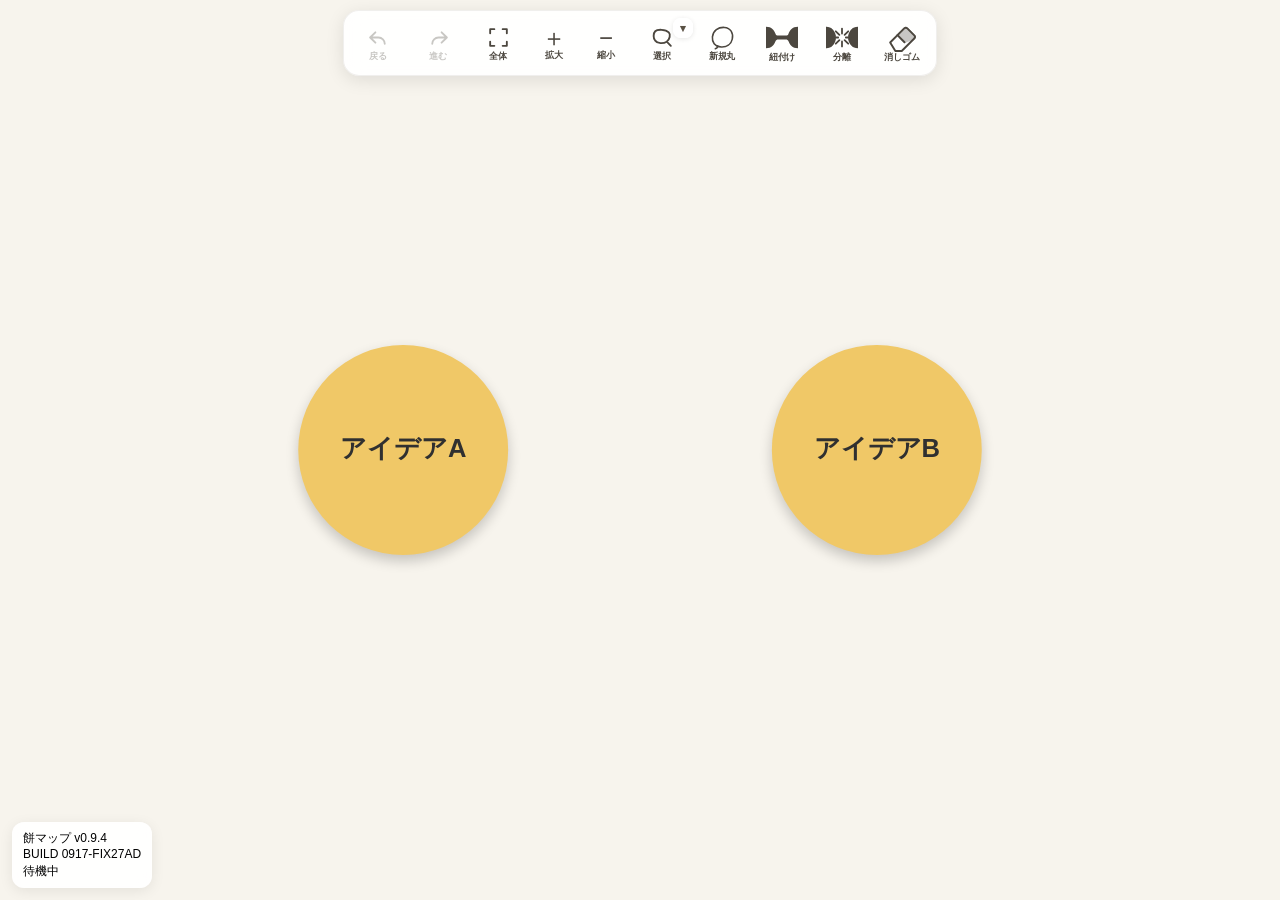
<file: index.html>
<!doctype html><html lang="ja"><head><meta charset="utf-8"><meta name="viewport" content="width=device-width,initial-scale=1,maximum-scale=1,user-scalable=no,viewport-fit=cover"><meta name="apple-mobile-web-app-capable" content="yes"><meta http-equiv="Cache-Control" content="no-cache, no-store, must-revalidate"><title>餅マップ v0.9.4</title><link rel="stylesheet" href="style.css?v=0914-fix21"><link rel="stylesheet" href="style-fix22.css?v=0914-fix22"></head><body><div id="wrap"><svg id="stage" viewBox="0 0 1000 700" preserveAspectRatio="xMidYMid meet"><defs><filter id="outerShadow" x="-30%" y="-30%" width="160%" height="170%"><feGaussianBlur in="SourceAlpha" stdDeviation="5" result="blur"/><feOffset in="blur" dx="0" dy="5" result="off"/><feComponentTransfer in="off" result="fade"><feFuncA type="linear" slope="0.20"/></feComponentTransfer><feMerge><feMergeNode in="fade"/></feMerge></filter><filter id="overlapShadow" x="-40%" y="-40%" width="180%" height="180%"><feGaussianBlur in="SourceAlpha" stdDeviation="2.2" result="blur"/><feOffset in="blur" dx="0" dy="2" result="off"/><feComponentTransfer in="off" result="fade"><feFuncA type="linear" slope="0.22"/></feComponentTransfer><feMerge><feMergeNode in="fade"/></feMerge></filter></defs><g id="world"><g id="shadowLayer" filter="url(#outerShadow)"></g><g id="linksLayer"></g><g id="mergeLayer"></g><g id="liveLayer"></g><g id="overlapLayer"></g><g id="nodesLayer"></g><g id="hiddenLayer"></g><g id="inkLayer"></g><g id="uiLayer"></g></g></svg><div id="status">餅マップ v0.9.4<br>BUILD 0915-FIX26<br>待機中</div><div id="controls" aria-label="操作ツールバー"><button id="undoBtn" disabled aria-label="戻る"><svg class="tool-icon" viewBox="0 0 24 24"><path d="M9 7 4 12l5 5M5 12h7a6 6 0 0 1 6 6"/></svg><span class="tool-label">戻る</span></button><button id="redoBtn" disabled aria-label="進む"><svg class="tool-icon" viewBox="0 0 24 24"><path d="m15 7 5 5-5 5M19 12h-7a6 6 0 0 0-6 6"/></svg><span class="tool-label">進む</span></button><button id="fitBtn" aria-label="全体表示"><svg class="tool-icon" viewBox="0 0 24 24"><path d="M8 4H4v4M16 4h4v4M4 16v4h4M20 16v4h-4"/></svg><span class="tool-label">全体</span></button><button id="selectBtn" aria-label="選択"><svg class="tool-icon" viewBox="0 0 24 24"><path d="M5 6c2-2 10-2 13 1 2 2 1 7-2 9-3 2-9 2-11-1-2-2-2-7 0-9ZM17 17l3 3"/></svg><span class="tool-label">選択</span></button><button id="newBtn" aria-label="新規丸"><svg class="tool-icon custom-icon" viewBox="0 0 28 28"><path data-icon-part="scribble" d="M10.5 25.2C4.2 23.8 1.3 18.1 2.7 11.8 4.2 5.1 10.4 1.5 17.1 2.8 23.9 4.1 27.2 10.6 25.1 17.2 23.4 22.7 18.2 25.5 12.8 24.9"/></svg><span class="tool-label">新規丸</span></button><button id="linkBtn" aria-label="紐付け"><svg class="tool-icon custom-icon" viewBox="0 0 28 22"><path data-icon-part="fill" d="M0 3.3C4.7 3.3 6.6 5.6 7.8 8.4 8.2 9.4 8.8 9.8 10 9.8H18C19.2 9.8 19.8 9.4 20.2 8.4 21.4 5.6 23.3 3.3 28 3.3V18.7C23.3 18.7 21.4 16.4 20.2 13.6 19.8 12.6 19.2 12.2 18 12.2H10C8.8 12.2 8.2 12.6 7.8 13.6 6.6 16.4 4.7 18.7 0 18.7Z"/></svg><span class="tool-label">紐付け</span></button><button id="detachBtn" aria-label="分離"><svg class="tool-icon custom-icon" viewBox="0 0 28 22"><path data-icon-part="fill" d="M0 3.2C5 3.2 7.1 6.1 8.2 9.3V12.7C7.1 15.9 5 18.8 0 18.8Z"/><path data-icon-part="fill" d="M28 3.2C23 3.2 20.9 6.1 19.8 9.3V12.7C20.9 15.9 23 18.8 28 18.8Z"/></svg><span class="tool-label">分離</span></button><button id="eraseBtn" aria-label="消しゴム"><svg class="tool-icon icon-eraser" viewBox="0 0 30 24"><path data-icon-part="paper" d="M2 16.2H18.8V22H2Z"/><path data-icon-part="divider" d="m12.6 9.4 7 7"/></svg><span class="tool-label">消しゴム</span></button></div><div id="contextMenu"><button id="ctxSelect">選択</button><button id="ctxNew">新規丸</button><button id="ctxDelete">削除</button><button id="ctxLink">紐付け（仮）</button><button id="ctxDetach">分離</button></div><div id="confirmDelete"><div class="msg" id="deleteMsg"></div><div class="actions"><button id="cancelDelete">キャンセル</button><button id="doDelete" class="danger">削除</button></div></div><div id="help">Pencil：丸移動／外縁から紐伸ばし／迎え半円が触れたら離して接着／押し込むと重なり　選択：投げ縄で中心を囲む</div></div><script src="app-core.js?v=0914-fix21"></script><script src="app-render.js?v=0914-fix21"></script><script src="app-gesture.js?v=0914-fix21"></script><script src="app-ui.js?v=0914-fix21"></script><script src="app-fix6.js?v=0914-fix21"></script><script src="app-fix7.js?v=0914-fix21"></script><script src="app-fix8.js?v=0914-fix21"></script><script src="app-fix9.js?v=0914-fix21"></script><script src="app-fix10.js?v=0914-fix21"></script><script src="app-fix11.js?v=0914-fix21"></script><script src="app-fix12.js?v=0914-fix21"></script><script src="app-fix13.js?v=0914-fix21"></script><script src="app-fix13b.js?v=0914-fix21"></script><script src="app-fix14.js?v=0914-fix21"></script><script src="app-fix14b.js?v=0914-fix21"></script><script src="app-fix15.js?v=0914-fix21"></script><script src="app-fix16.js?v=0914-fix21"></script><script src="app-fix17.js?v=0914-fix21"></script><script src="app-fix17b.js?v=0914-fix21"></script><script src="app-fix18.js?v=0914-fix21"></script><script src="app-fix18-ui.js?v=0914-fix21"></script><script src="app-fix19.js?v=0914-fix21"></script><script src="app-fix19-hit.js?v=0914-fix21"></script><script src="app-fix19-ui.js?v=0914-fix21"></script><script src="app-fix20.js?v=0914-fix21"></script><script src="app-fix20-hit.js?v=0914-fix21"></script><script src="app-fix20-ui.js?v=0914-fix21"></script><script src="app-fix21.js?v=0914-fix21"></script><script src="app-fix21-hit.js?v=0914-fix21"></script><script src="app-fix21-ui.js?v=0914-fix21"></script><script src="app-fix22.js?v=0914-fix22"></script><script src="app-fix22-hit.js?v=0914-fix22"></script><script src="app-fix22-ui.js?v=0914-fix22"></script><script src="app-fix25a-hotfix.js?v=0914-fix25a"></script><script src="app-fix26-loader.js?v=0915-fix26"></script></body></html>
<script src="app-fix26-loader.js?v=0917-fix27t"></script>
<script src="app-fix27r.js?v=0917-fix27ah"></script>
</file>
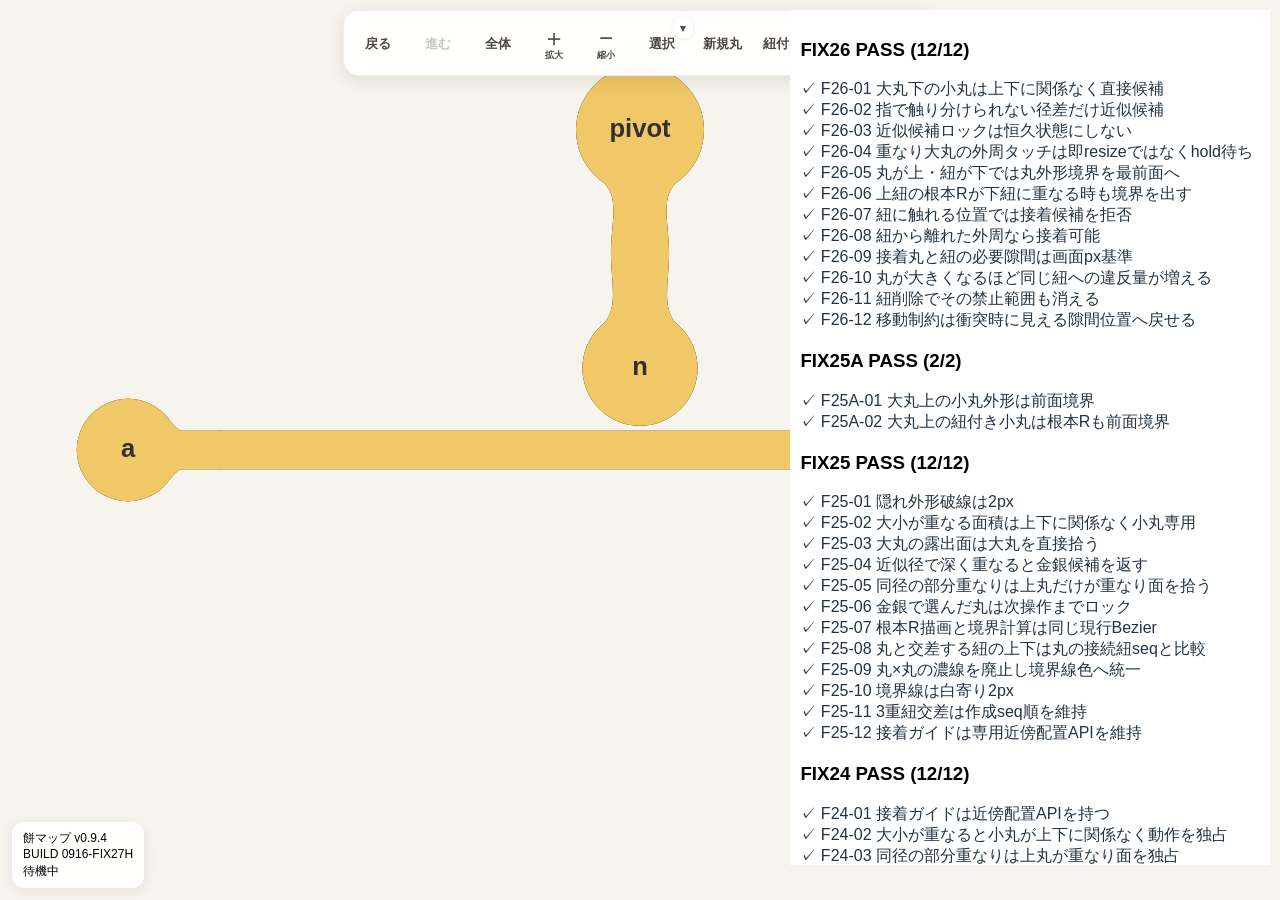
<file: regression.html>
<!doctype html><html lang="ja"><head><meta charset="utf-8"><meta name="viewport" content="width=device-width,initial-scale=1"><title>餅マップ 回帰 FIX26</title><link rel="stylesheet" href="style.css?v=0914-fix21"><link rel="stylesheet" href="style-fix22.css?v=0914-fix22"><style>#regressionPanel{position:fixed;top:10px;right:10px;z-index:99999;background:#fff;padding:10px;max-height:95vh;overflow:auto}.fail{color:#a22}.pass{color:#234}</style></head><body><div id="wrap"><svg id="stage" viewBox="0 0 1000 700"><g id="world"><g id="shadowLayer"></g><g id="linksLayer"></g><g id="mergeLayer"></g><g id="liveLayer"></g><g id="overlapLayer"></g><g id="nodesLayer"></g><g id="hiddenLayer"></g><g id="inkLayer"></g><g id="uiLayer"></g></g></svg><div id="status"></div><div id="controls"><button id="undoBtn">戻る</button><button id="redoBtn">進む</button><button id="fitBtn">全体</button><button id="selectBtn">選択</button><button id="newBtn">新規丸</button><button id="linkBtn">紐付け</button><button id="detachBtn">分離</button><button id="eraseBtn"><svg><path data-icon-part="paper"/></svg>消しゴム</button></div><div id="contextMenu"></div><div id="confirmDelete" style="display:none"><div id="deleteMsg"></div><button id="cancelDelete"></button><button id="doDelete"></button></div><div id="help"></div></div><div id="regressionPanel"><div id="regressionResults"></div></div><script src="app-core.js?v=0914-fix21"></script><script src="app-render.js?v=0914-fix21"></script><script src="app-gesture.js?v=0914-fix21"></script><script src="app-ui.js?v=0914-fix21"></script><script src="app-fix6.js?v=0914-fix21"></script><script src="app-fix7.js?v=0914-fix21"></script><script src="app-fix8.js?v=0914-fix21"></script><script src="app-fix9.js?v=0914-fix21"></script><script src="app-fix10.js?v=0914-fix21"></script><script src="app-fix11.js?v=0914-fix21"></script><script src="app-fix12.js?v=0914-fix21"></script><script src="app-fix13.js?v=0914-fix21"></script><script src="app-fix13b.js?v=0914-fix21"></script><script src="app-fix14.js?v=0914-fix21"></script><script src="app-fix14b.js?v=0914-fix21"></script><script src="app-fix15.js?v=0914-fix21"></script><script src="app-fix16.js?v=0914-fix21"></script><script src="app-fix17.js?v=0914-fix21"></script><script src="app-fix17b.js?v=0914-fix21"></script><script src="app-fix18.js?v=0914-fix21"></script><script src="app-fix18-ui.js?v=0914-fix21"></script><script src="app-fix19.js?v=0914-fix21"></script><script src="app-fix19-hit.js?v=0914-fix21"></script><script src="app-fix19-ui.js?v=0914-fix21"></script><script src="app-fix20.js?v=0914-fix21"></script><script src="app-fix20-hit.js?v=0914-fix21"></script><script src="app-fix20-ui.js?v=0914-fix21"></script><script src="app-fix21.js?v=0914-fix21"></script><script src="app-fix21-hit.js?v=0914-fix21"></script><script src="app-fix21-ui.js?v=0914-fix21"></script><script src="app-fix22.js?v=0914-fix22"></script><script src="app-fix22-hit.js?v=0914-fix22"></script><script src="app-fix22-ui.js?v=0914-fix22"></script><script src="app-regression22.js?v=0914-fix22"></script><script src="app-fix25a-hotfix.js?v=0914-fix25a"></script><script src="app-fix26-loader.js?v=0915-fix26"></script></body></html>
</file>
<file: style.css>
*{box-sizing:border-box;-webkit-user-select:none;user-select:none;-webkit-touch-callout:none}
html,body{margin:0;width:100%;height:100%;overflow:hidden;background:#f7f4ed;overscroll-behavior:none;touch-action:none;font-family:-apple-system,BlinkMacSystemFont,"Hiragino Sans","Yu Gothic",sans-serif}
#wrap{position:fixed;inset:0;overflow:hidden;touch-action:none}
svg{width:100%;height:100%;display:block;touch-action:none}
.node,.merge-body,.link-body,.live-tip{fill:#f0c867;stroke:#f0c867}.node{stroke:none}.merge-body,.link-body{fill:none;stroke-linecap:round;stroke-linejoin:round;pointer-events:none}.merge-blob{fill:#f0c867;stroke:none;pointer-events:none}.rim{fill:none;stroke:rgba(45,45,45,.07);stroke-width:1.1;stroke-dasharray:4 8;pointer-events:none}.label{fill:#303030;font-size:20px;font-weight:700;text-anchor:middle;dominant-baseline:middle;pointer-events:none}.hidden-outline{fill:none;stroke:#897552;stroke-width:3;stroke-dasharray:9 8;opacity:.9;pointer-events:none}.draw-stroke{fill:none;stroke:#6f6555;stroke-width:5;stroke-linecap:round;stroke-linejoin:round;opacity:.72;pointer-events:none}.pending-x{fill:none;stroke:#6f6555;stroke-width:5;stroke-linecap:round;opacity:.5;pointer-events:none}.resize-ring{fill:none;stroke:#8a7652;stroke-width:3;stroke-dasharray:8 7;pointer-events:none;animation:pulse .7s ease-in-out infinite alternate}.edit-handle{fill:#fff;stroke:#8a7652;stroke-width:4;pointer-events:none}.edit-guide{fill:none;stroke:#8a7652;stroke-width:2;stroke-dasharray:6 7;opacity:.55;pointer-events:none}.cut-ready{fill:none;stroke:#8a7652;stroke-width:3;stroke-dasharray:5 5;opacity:.85;pointer-events:none}.contact-hint-bg{fill:rgba(255,255,255,.94);stroke:rgba(80,65,40,.12);stroke-width:1}.contact-hint{fill:#4f493e;font-size:12px;font-weight:700;text-anchor:middle;dominant-baseline:middle;pointer-events:none}.f13-lasso{fill:rgba(111,101,85,.05);stroke:#6f6555;stroke-width:2.2;stroke-dasharray:7 6;stroke-linecap:round;stroke-linejoin:round;pointer-events:none}@keyframes pulse{from{opacity:.45}to{opacity:1}}
#status{position:fixed;top:calc(12px + env(safe-area-inset-top));left:12px;z-index:10;background:rgba(255,255,255,.92);padding:8px 11px;border-radius:12px;font-size:12px;line-height:1.4;backdrop-filter:blur(8px);-webkit-backdrop-filter:blur(8px);box-shadow:0 3px 14px rgba(0,0,0,.08);pointer-events:none}
#controls{position:fixed!important;left:50%!important;right:auto!important;top:calc(10px + env(safe-area-inset-top))!important;bottom:auto!important;transform:translateX(-50%);z-index:9999!important;display:flex;flex-wrap:nowrap;align-items:center;gap:2px;max-width:calc(100vw - 28px);overflow-x:auto;overflow-y:hidden;padding:5px;background:rgba(255,255,255,.92);border:1px solid rgba(70,60,45,.08);border-radius:16px;box-shadow:0 4px 18px rgba(0,0,0,.10);backdrop-filter:blur(10px);-webkit-backdrop-filter:blur(10px);pointer-events:auto;scrollbar-width:none}#controls::-webkit-scrollbar{display:none}
button{touch-action:manipulation;border:0;border-radius:12px;padding:9px 12px;background:rgba(255,255,255,.96);box-shadow:0 3px 14px rgba(0,0,0,.10);font-weight:700;font-size:13px;color:#333}
#controls button{flex:0 0 58px;width:58px;height:54px;min-width:58px;padding:3px 2px 2px;display:flex;flex-direction:column;align-items:center;justify-content:center;gap:1px;background:transparent;box-shadow:none;border-radius:11px;color:#4c473f}
#controls button:active{transform:translateY(1px);background:rgba(111,101,85,.10)}#controls button.active{background:#6f6555;color:#fff}#controls button.held{outline:2px solid rgba(111,101,85,.58);outline-offset:-3px;box-shadow:inset 0 0 0 2px rgba(255,255,255,.55)}#controls button.active.held{outline-color:rgba(255,255,255,.9)}#controls button:disabled{opacity:.30}
.tool-icon{width:25px;height:25px;display:block;fill:none;stroke:currentColor;stroke-width:1.8;stroke-linecap:round;stroke-linejoin:round;pointer-events:none;overflow:visible}.tool-icon.icon-eraser{width:29px;height:27px}.tool-label{display:block;font-size:9px;line-height:11px;font-weight:700;white-space:nowrap;letter-spacing:-.2px;pointer-events:none}.custom-icon [data-icon-part="fill"]{fill:currentColor;stroke:none}.custom-icon [data-icon-part="scribble"]{fill:none;stroke:currentColor;stroke-width:2;stroke-linecap:round;stroke-linejoin:round}
.selection-ring{fill:none;stroke:#6f6555;stroke-width:2.5;stroke-dasharray:7 6;pointer-events:none}.link-selection{fill:none;stroke:#6f6555;stroke-width:3;stroke-dasharray:7 6;pointer-events:none}
#confirmDelete{display:none;position:fixed;left:50%;bottom:calc(24px + env(safe-area-inset-bottom));transform:translateX(-50%);z-index:20;background:rgba(255,255,255,.96);border-radius:16px;padding:12px;box-shadow:0 7px 24px rgba(0,0,0,.16);min-width:260px;text-align:center}#confirmDelete .msg{font-size:13px;margin-bottom:10px}#confirmDelete .actions{display:flex;gap:8px;justify-content:center}#confirmDelete .danger{background:#b84a3b;color:#fff}
#contextMenu{display:none;position:fixed;z-index:10050;min-width:150px;padding:7px;background:rgba(255,255,255,.98);border-radius:12px;box-shadow:0 8px 28px rgba(0,0,0,.18)}#contextMenu button{display:block;width:100%;text-align:left;box-shadow:none;background:transparent;padding:9px 10px}#contextMenu button:hover{background:rgba(111,101,85,.10)}#help{display:none!important}
@media(max-width:680px){#status{font-size:11px;padding:7px 9px}#controls{left:auto!important;right:8px!important;transform:none;max-width:calc(100vw - 16px)}#controls button{flex-basis:55px;width:55px;min-width:55px}.tool-label{font-size:8.5px}}
</file>
<file: style-fix22.css>
#f22OverlapChooser{position:fixed;z-index:12050;min-width:160px;max-width:min(260px,calc(100vw - 20px));padding:7px;background:rgba(255,255,255,.97);border:1px solid rgba(70,60,45,.12);border-radius:14px;box-shadow:0 8px 28px rgba(0,0,0,.18);backdrop-filter:blur(10px);-webkit-backdrop-filter:blur(10px)}
#f22OverlapChooser .f22-choice-title{font-size:11px;font-weight:800;color:#5b5141;padding:4px 8px 6px;white-space:nowrap}
#f22OverlapChooser button{display:block;width:100%;padding:9px 10px;margin:1px 0;text-align:left;background:transparent;box-shadow:none;border-radius:9px;font-size:13px}
#f22OverlapChooser button:hover,#f22OverlapChooser button:active{background:rgba(195,146,46,.15)}
.f22-choice-ring{stroke:#c3922e!important;stroke-width:4!important;stroke-dasharray:none!important}
#f22SelectModeBtn{position:fixed;z-index:10020;width:20px;height:20px;min-width:20px;padding:0;border-radius:8px;background:rgba(255,255,255,.94);box-shadow:0 1px 5px rgba(0,0,0,.10);font-size:11px;line-height:20px;color:#5a5144}
#f22SelectModeMenu{display:none;position:fixed;z-index:12040;width:126px;padding:5px;background:rgba(255,255,255,.98);border:1px solid rgba(70,60,45,.10);border-radius:11px;box-shadow:0 7px 22px rgba(0,0,0,.17)}
#f22SelectModeMenu button{display:block;width:100%;padding:8px 9px;text-align:left;background:transparent;box-shadow:none;border-radius:8px;font-size:12px}
#f22SelectModeMenu button:hover,#f22SelectModeMenu button:active{background:rgba(111,101,85,.10)}
.f22-rect-select{fill:rgba(111,101,85,.05);stroke:#6f6555;stroke-width:2.2;stroke-dasharray:8 6;pointer-events:none}
body.f22-space-pan #stage{cursor:grab}body.f22-panning #stage{cursor:grabbing}
@media(max-width:680px){#f22OverlapChooser{font-size:12px}#f22SelectModeBtn{width:19px;height:19px;min-width:19px;font-size:10px}}
</file>
